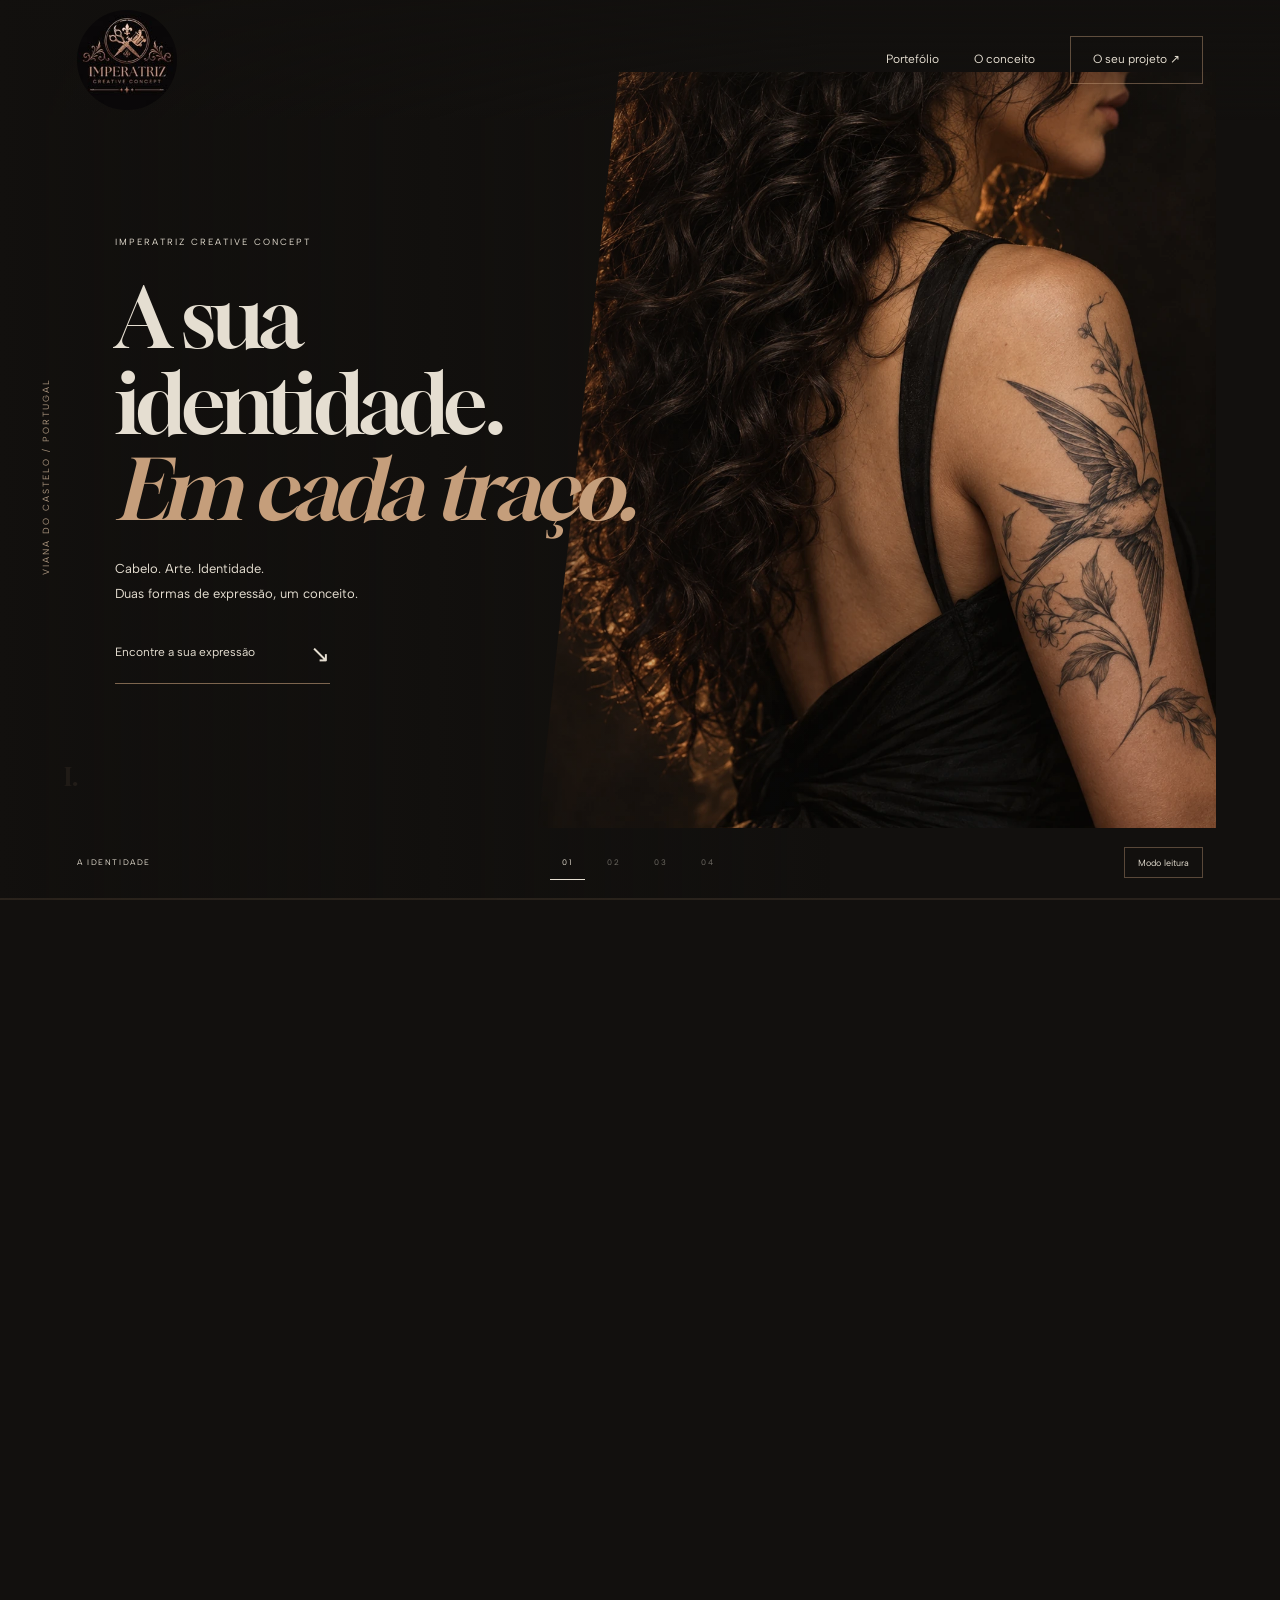
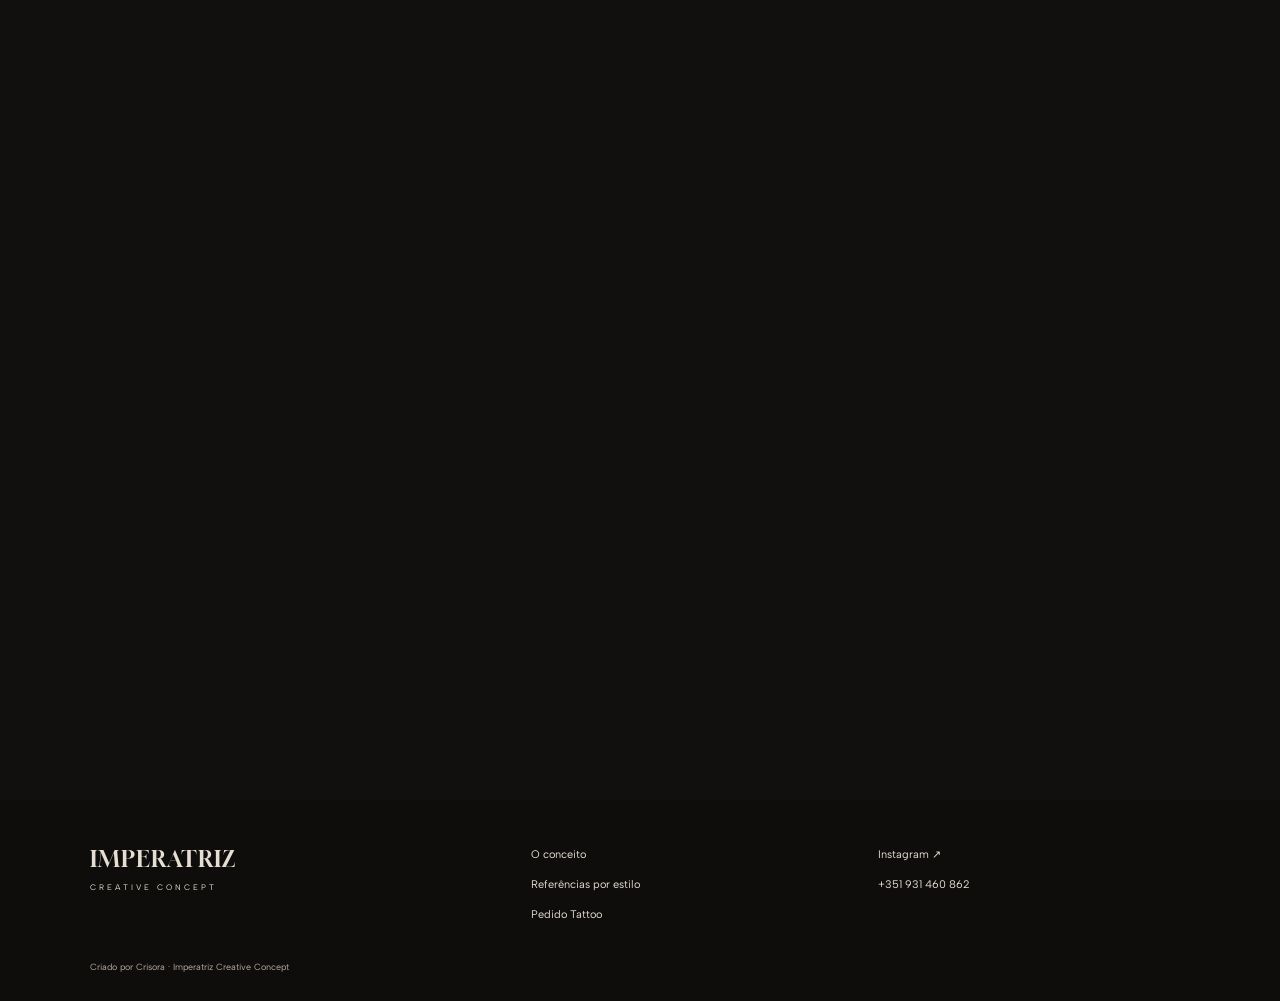
<file: index.html>
<!doctype html><html lang="pt-PT"><head><meta charset="utf-8"><meta name="viewport" content="width=device-width,initial-scale=1"><meta name="robots" content="noindex"><title>Imperatriz — Cabelo, Arte e Identidade</title><meta name="description" content="Imperatriz Creative Concept, Viana do Castelo. Tattoo, Hair e um primeiro contacto com a sua ideia já organizada."><link rel="stylesheet" href="style.css"></head><body><a class="skip" href="pedido.html">Saltar para o pedido</a><main><div class="film" id="film"><div class="stage"><header><a class="logo" href="#inicio" aria-label="Imperatriz — início"><img src="assets/instagram-logo.jpg" alt="Logo original Imperatriz Creative Concept"></a><nav aria-label="Principal"><a href="portfolio.html">Portefólio</a><a href="estudio.html">O conceito</a><a class="outline" href="pedido.html">O seu projeto ↗</a></nav></header><svg class="path-thread" viewBox="0 0 1400 900" preserveAspectRatio="none" aria-hidden="true"><path d="M90 890 C80 620 700 780 700 400 S1150 100 1350 20"/></svg><section class="scene opening" id="inicio" aria-labelledby="title"><div class="opening-image"><img src="assets/hero.webp" alt="Cabelo encaracolado e tatuagem de andorinha" fetchpriority="high"></div><span class="vertical-tag micro">VIANA DO CASTELO / PORTUGAL</span><div class="opening-copy"><p class="micro">IMPERATRIZ CREATIVE CONCEPT</p><h1 id="title">A sua<br>identidade.<br><em>Em cada traço.</em></h1><p>Cabelo. Arte. Identidade.<br>Duas formas de expressão, um conceito.</p><a class="text-link" href="#universos">Encontre a sua expressão <span>↘</span></a></div><span class="opening-index" aria-hidden="true">I.</span></section><section class="scene universes" id="universos" aria-labelledby="universes-title"><div class="universes-heading"><p class="micro">01 / DOIS UNIVERSOS</p><h2 id="universes-title">A expressão<br> é <em>sua.</em></h2></div><div class="portals"><article class="portal tattoo"><img src="assets/tattoo.webp" alt="Referência visual de tatuagem de uma andorinha no antebraço" loading="lazy"><div class="portal-overlay"></div><div class="portal-copy"><span class="micro">01 / TATTOO</span><h3>Na pele.</h3><p>Uma ideia, uma referência, um lugar no corpo.<br>Comece por dar contexto ao seu projeto.</p><a class="light-button" href="portfolio.html">Explorar estilos e referências ↗</a></div></article><article class="portal hair"><img src="assets/hair.webp" alt="Referência visual de cabelo encaracolado com luz quente" loading="lazy"><div class="portal-overlay"></div><div class="portal-copy"><span class="micro">02 / HAIR</span><h3>No movimento.</h3><p>Um corte, uma mudança ou uma dúvida.<br>Converse sobre o que imagina para o seu cabelo.</p><a class="light-button" href="https://wa.me/351931460862?text=Ol%C3%A1%2C%20Imperatriz!%20Gostaria%20de%20pedir%20informa%C3%A7%C3%B5es%20sobre%20Hair%20e%20disponibilidade." target="_blank" rel="noopener">Falar sobre o meu cabelo ↗</a></div></article></div><div class="portfolio-foot"><p>Explore linguagens, detalhes e possibilidades para a sua próxima peça.</p><a href="portfolio.html">Abrir o galeria de referências ↗</a></div></section><section class="scene concept" id="conceito" aria-labelledby="concept-title"><span class="concept-letter" aria-hidden="true">I</span><div class="concept-title"><p class="micro">02 / O CONCEITO</p><h2 id="concept-title">Não é só<br>o que se vê.<br><em>É o que o representa.</em></h2></div><div class="concept-copy"><p class="micro">CABELO, ARTE E IDENTIDADE.</p><p>É assim que o Imperatriz se apresenta. Em Viana do Castelo, o conceito reúne Hair Stylist e Tattoo Artist no mesmo universo criativo.</p><p>O seu ponto de partida pode ser uma imagem ou uma vontade de mudar. A conversa ajuda a perceber a ideia e a combinar os próximos passos.</p><a class="text-link" href="estudio.html">Conhecer o Imperatriz <span>↗</span></a><div class="concept-details"><p><span>ONDE</span>Viana do Castelo</p><p><span>COMO</span>Por agendamento</p></div></div></section><section class="scene finale" id="contacto" aria-labelledby="final-title"><p class="micro">03 / DA INTENÇÃO À CONVERSA</p><h2 id="final-title">Tudo começa<br>com uma<br><em>ideia sua.</em></h2><div class="final-side"><ol><li><span>01</span> Partilhe a ideia e a referência.</li><li><span>02</span> Indique zona e tamanho.</li><li><span>03</span> Converse sobre o orçamento.</li></ol><a class="solid" href="pedido.html">Preparar o meu pedido <span>↗</span></a><a class="direct" href="https://wa.me/351931460862" target="_blank" rel="noopener">Contacto direto · +351 931 460 862</a><p>O pedido não confirma uma sessão.<br>Disponibilidade e condições são combinadas com o estúdio.</p></div><span class="final-mark" aria-hidden="true">⚜</span></section><div class="controls"><span class="chapter">A IDENTIDADE</span><nav aria-label="Capítulos"><a href="#inicio" aria-label="Identidade">01</a><a href="#universos" aria-label="Universos">02</a><a href="#conceito" aria-label="Conceito">03</a><a href="#contacto" aria-label="Contacto">04</a></nav><button type="button" id="reading">Modo leitura</button></div><div class="progress" aria-hidden="true"><span></span></div></div></div></main><footer><a class="wordmark" href="index.html">IMPERATRIZ<small>CREATIVE CONCEPT</small></a><div><a href="estudio.html">O conceito</a><a href="portfolio.html">Referências por estilo</a><a href="pedido.html">Pedido Tattoo</a></div><div><a href="https://www.instagram.com/imperatriz.creativeconcept/" target="_blank" rel="noopener">Instagram ↗</a><a href="tel:+351931460862">+351 931 460 862</a></div><p>Criado por Crisora · Imperatriz Creative Concept</p></footer><script src="film.js"></script></body></html>
</file>
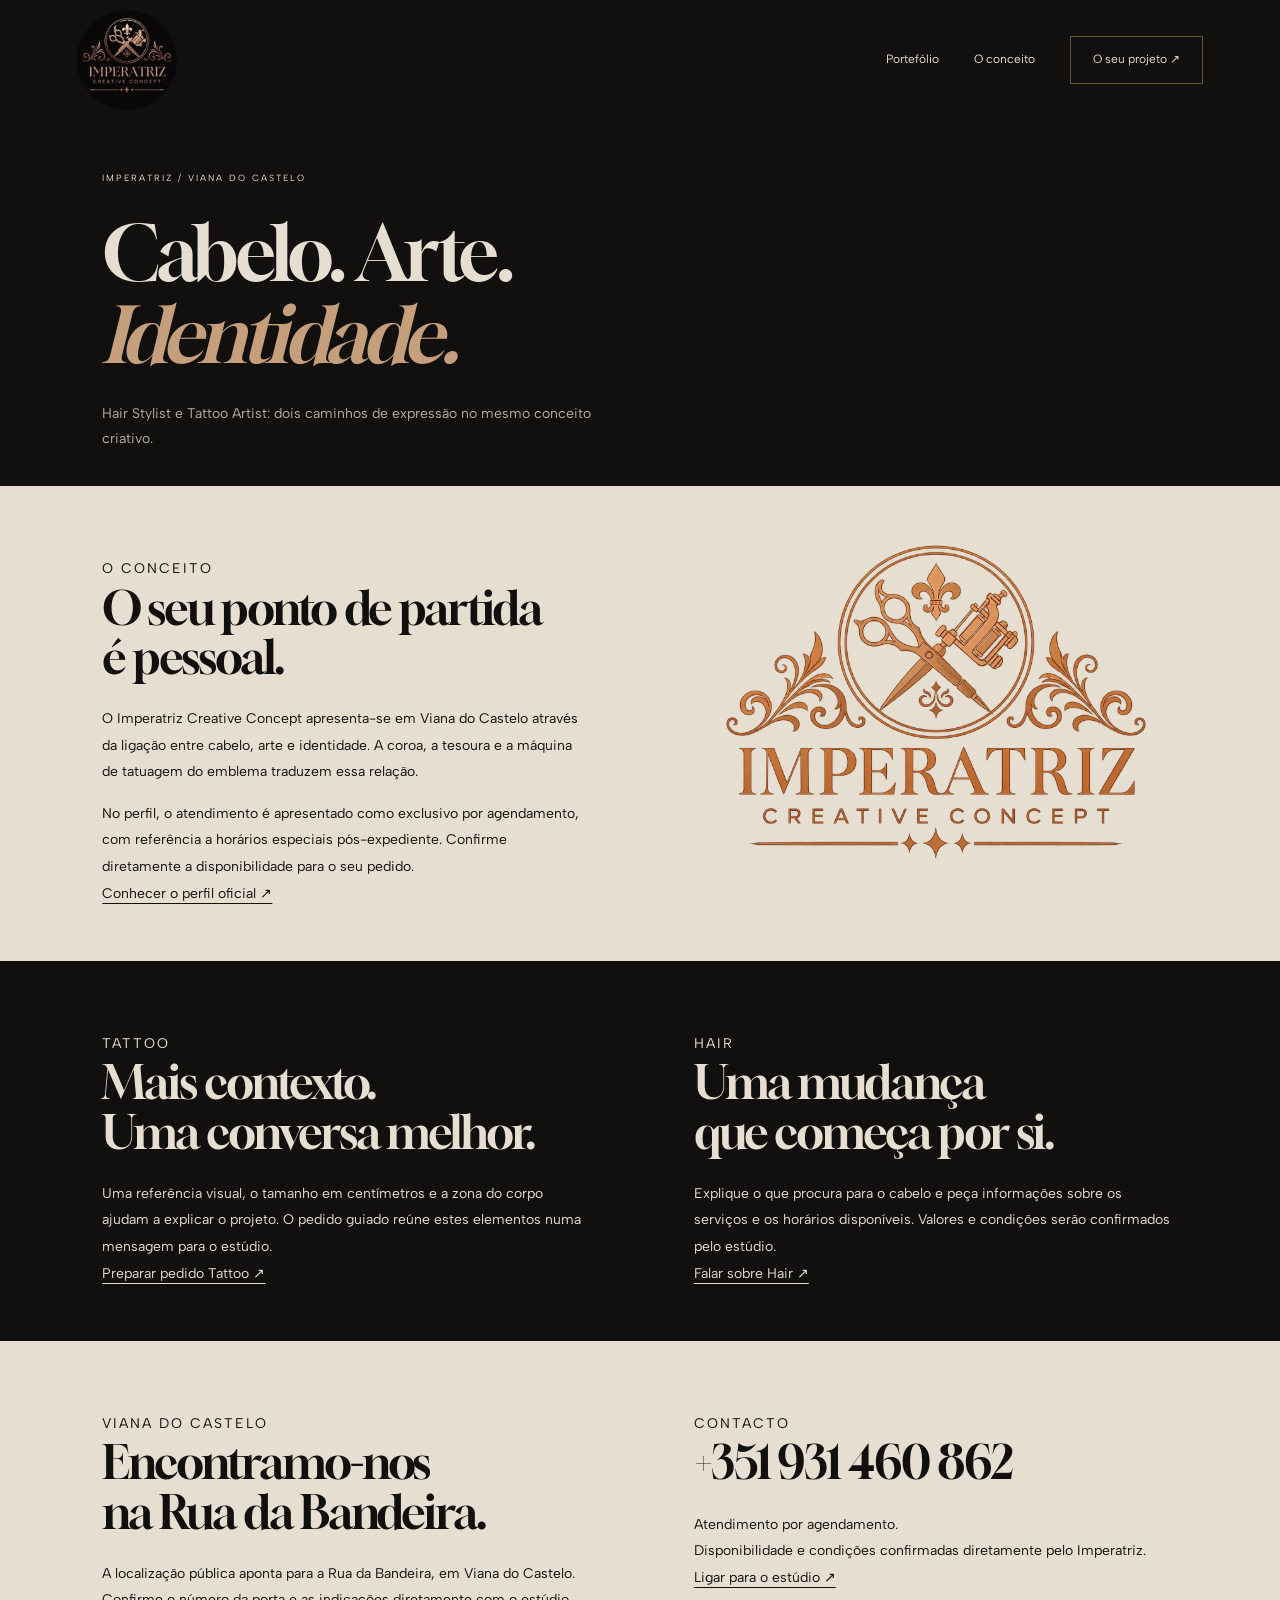
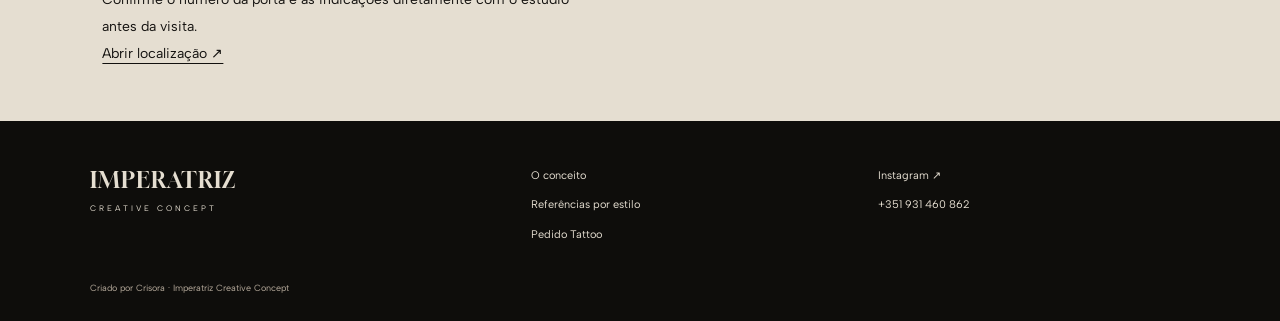
<file: estudio.html>
<!doctype html><html lang="pt-PT"><head><meta charset="utf-8"><meta name="viewport" content="width=device-width,initial-scale=1"><meta name="robots" content="noindex"><title>O conceito — Imperatriz</title><link rel="stylesheet" href="style.css"></head><body><header><a class="logo" href="index.html" aria-label="Imperatriz — início"><img src="assets/instagram-logo.jpg" alt="Logo original Imperatriz Creative Concept"></a><nav aria-label="Principal"><a href="portfolio.html">Portefólio</a><a href="estudio.html">O conceito</a><a class="outline" href="pedido.html">O seu projeto ↗</a></nav></header><main><div class="page-title"><p class="micro">IMPERATRIZ / VIANA DO CASTELO</p><h1>Cabelo. Arte.<br><em>Identidade.</em></h1><p>Hair Stylist e Tattoo Artist: dois caminhos de expressão no mesmo conceito criativo.</p></div><section class="editorial light"><div><p class="micro">O CONCEITO</p><h2>O seu ponto de partida<br>é pessoal.</h2><p>O Imperatriz Creative Concept apresenta-se em Viana do Castelo através da ligação entre cabelo, arte e identidade. A coroa, a tesoura e a máquina de tatuagem do emblema traduzem essa relação.</p><p>No perfil, o atendimento é apresentado como exclusivo por agendamento, com referência a horários especiais pós-expediente. Confirme diretamente a disponibilidade para o seu pedido.</p><a href="https://www.instagram.com/imperatriz.creativeconcept/" target="_blank" rel="noopener">Conhecer o perfil oficial ↗</a></div><div><img src="assets/logo.webp" alt="Emblema Imperatriz Creative Concept"></div></section><section class="editorial"><div><p class="micro">TATTOO</p><h2>Mais contexto.<br>Uma conversa melhor.</h2><p>Uma referência visual, o tamanho em centímetros e a zona do corpo ajudam a explicar o projeto. O pedido guiado reúne estes elementos numa mensagem para o estúdio.</p><a href="pedido.html">Preparar pedido Tattoo ↗</a></div><div><p class="micro">HAIR</p><h2>Uma mudança<br>que começa por si.</h2><p>Explique o que procura para o cabelo e peça informações sobre os serviços e os horários disponíveis. Valores e condições serão confirmados pelo estúdio.</p><a href="https://wa.me/351931460862?text=Ol%C3%A1%2C%20Imperatriz!%20Gostaria%20de%20falar%20sobre%20Hair%20e%20disponibilidade." target="_blank" rel="noopener">Falar sobre Hair ↗</a></div></section><section class="editorial light"><div><p class="micro">VIANA DO CASTELO</p><h2>Encontramo-nos<br>na Rua da Bandeira.</h2><p>A localização pública aponta para a Rua da Bandeira, em Viana do Castelo. Confirme o número da porta e as indicações diretamente com o estúdio antes da visita.</p><a href="https://www.google.com/maps/search/?api=1&query=Imperatriz%20Creative%20Concept%20Viana%20do%20Castelo" target="_blank" rel="noopener">Abrir localização ↗</a></div><div><p class="micro">CONTACTO</p><h2>+351 931 460 862</h2><p>Atendimento por agendamento.<br>Disponibilidade e condições confirmadas diretamente pelo Imperatriz.</p><a href="tel:+351931460862">Ligar para o estúdio ↗</a></div></section></main><footer><a class="wordmark" href="index.html">IMPERATRIZ<small>CREATIVE CONCEPT</small></a><div><a href="estudio.html">O conceito</a><a href="portfolio.html">Referências por estilo</a><a href="pedido.html">Pedido Tattoo</a></div><div><a href="https://www.instagram.com/imperatriz.creativeconcept/" target="_blank" rel="noopener">Instagram ↗</a><a href="tel:+351931460862">+351 931 460 862</a></div><p>Criado por Crisora · Imperatriz Creative Concept</p></footer></body></html>
</file>
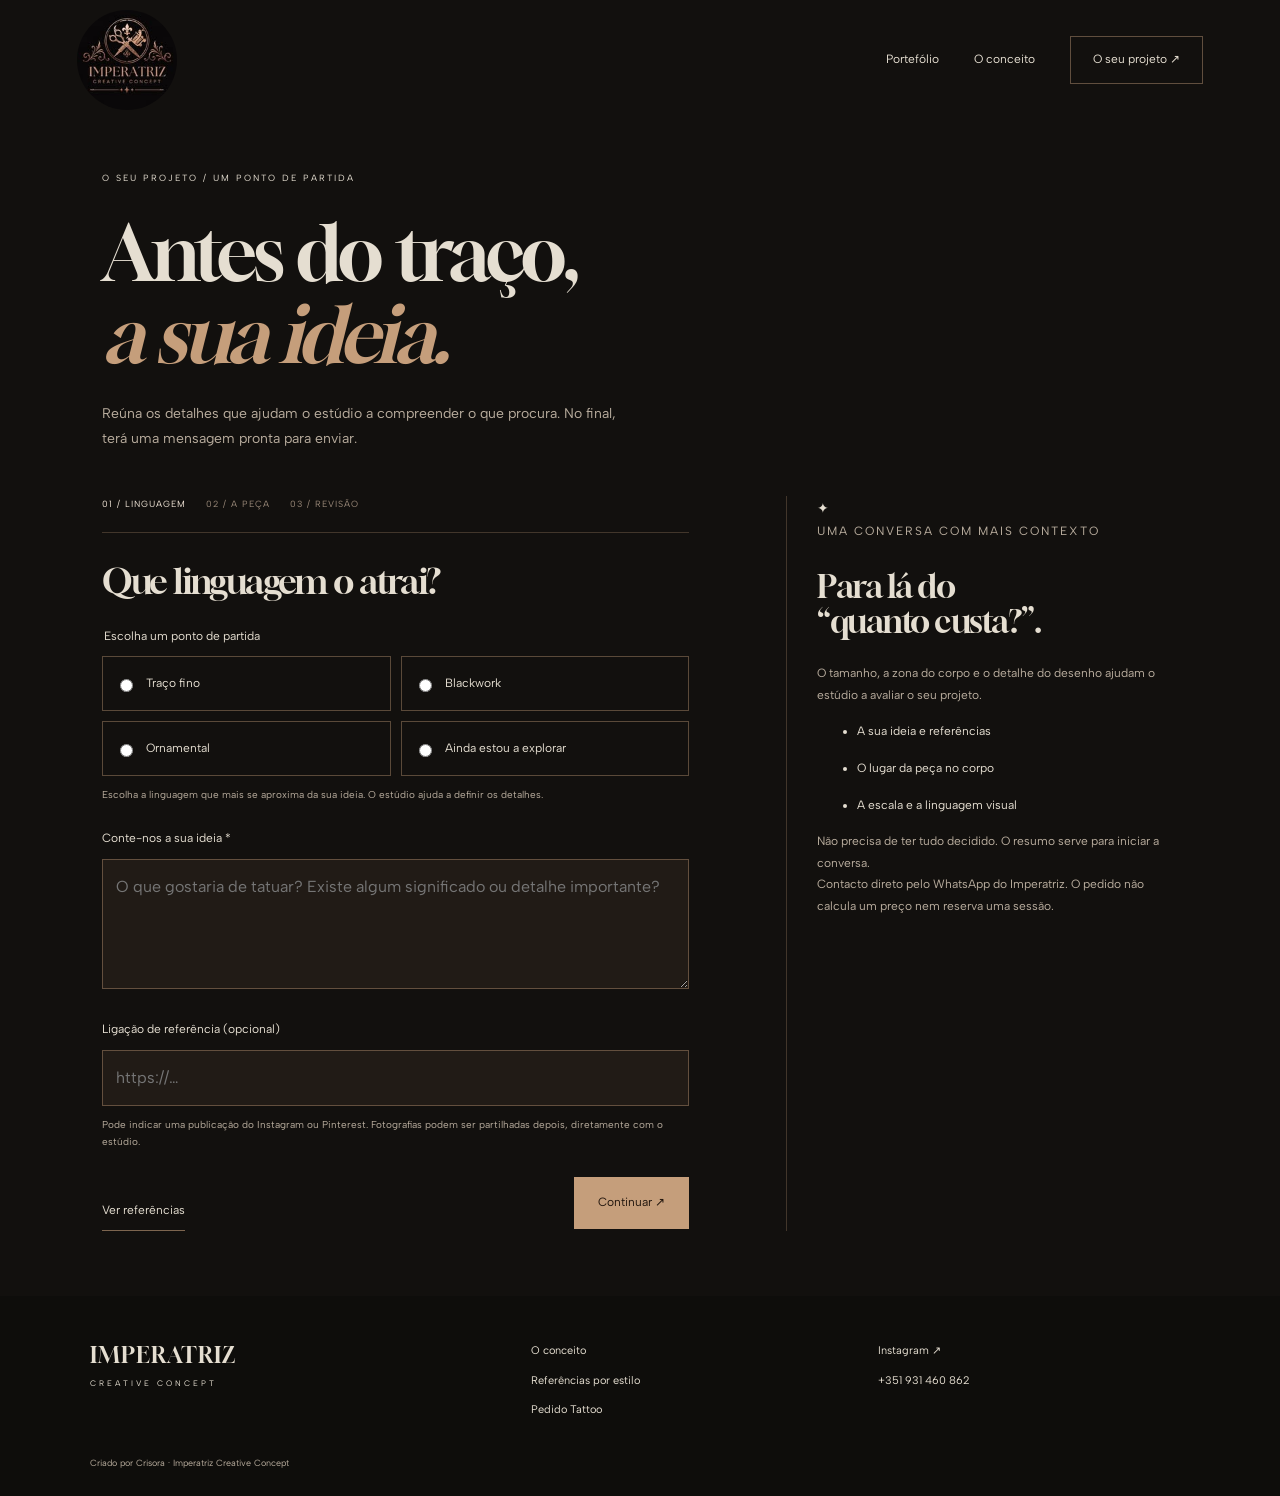
<file: pedido.html>
<!doctype html><html lang="pt-PT"><head><meta charset="utf-8"><meta name="viewport" content="width=device-width,initial-scale=1"><meta name="robots" content="noindex"><title>O seu projeto — Imperatriz</title><link rel="stylesheet" href="style.css"></head><body><a class="skip" href="#pedido">Saltar para o pedido</a><header><a class="logo" href="index.html" aria-label="Imperatriz — início"><img src="assets/instagram-logo.jpg" alt="Logo original Imperatriz Creative Concept"></a><nav aria-label="Principal"><a href="portfolio.html">Portefólio</a><a href="estudio.html">O conceito</a><a class="outline" href="pedido.html">O seu projeto ↗</a></nav></header><main><div class="page-title"><p class="micro">O SEU PROJETO / UM PONTO DE PARTIDA</p><h1>Antes do traço,<br><em>a sua ideia.</em></h1><p>Reúna os detalhes que ajudam o estúdio a compreender o que procura. No final, terá uma mensagem pronta para enviar.</p></div><div class="request-layout" id="pedido"><form class="brief-form" id="brief-form"><noscript><p class="hint">Ative o JavaScript para preparar o resumo ou envie a sua ideia, zona do corpo e tamanho pelo <a href="https://wa.me/351931460862">WhatsApp do estúdio</a>.</p></noscript><div class="steps" aria-label="Progresso do pedido"><span class="active" aria-current="step">01 / LINGUAGEM</span><span>02 / A PEÇA</span><span>03 / REVISÃO</span></div><section data-step="0"><h2>Que linguagem o atrai?</h2><fieldset><legend>Escolha um ponto de partida</legend><div class="choices"><label><input type="radio" name="style" value="Traço fino" required>Traço fino</label><label><input type="radio" name="style" value="Blackwork">Blackwork</label><label><input type="radio" name="style" value="Ornamental">Ornamental</label><label><input type="radio" name="style" value="A definir com o estúdio">Ainda estou a explorar</label></div><p class="hint">Escolha a linguagem que mais se aproxima da sua ideia. O estúdio ajuda a definir os detalhes.</p></fieldset><div class="field"><label for="idea">Conte-nos a sua ideia *</label><textarea id="idea" name="idea" required maxlength="1500" placeholder="O que gostaria de tatuar? Existe algum significado ou detalhe importante?"></textarea></div><div class="field"><label for="reference">Ligação de referência (opcional)</label><input id="reference" name="reference" type="url" placeholder="https://…"><p class="hint">Pode indicar uma publicação do Instagram ou Pinterest. Fotografias podem ser partilhadas depois, diretamente com o estúdio.</p></div><div class="form-controls"><a class="text-link" href="portfolio.html">Ver referências</a><button type="button" class="solid-button" data-next>Continuar ↗</button></div></section><section data-step="1" hidden><h2>Onde imagina a peça?</h2><div class="fields-two"><div class="field"><label for="placement">Zona do corpo *</label><select id="placement" name="placement" required><option value="">Selecione</option><option>Antebraço</option><option>Braço / ombro</option><option>Costas</option><option>Peito / costelas</option><option>Perna / gémeo</option><option>Tornozelo</option><option>Outra zona</option><option>A decidir</option></select></div><div class="field"><label for="size">Tamanho aproximado (cm) *</label><input type="number" min="1" max="100" step="0.5" id="size" name="size" required placeholder="Ex.: 12"><p class="hint">Use a maior dimensão do desenho.</p></div></div><fieldset><legend>Prefere…</legend><div class="choices"><label><input type="radio" name="colour" value="Preto e cinza" checked>Preto e cinza</label><label><input type="radio" name="colour" value="Com cor">Com cor</label><label><input type="radio" name="colour" value="A definir">A definir</label></div></fieldset><div class="field"><label for="existing">É uma peça nova ou uma intervenção?</label><select id="existing" name="existing"><option>Peça nova</option><option>Continuação de uma tatuagem</option><option>Gostaria de avaliar uma cobertura</option></select><p class="hint">Continuações e coberturas dependem de avaliação pelo estúdio.</p></div><div class="field"><label for="name">Como se chama? (opcional)</label><input id="name" name="name" autocomplete="given-name" maxlength="80"></div><div class="field"><label for="availability">Disponibilidade ou observações (opcional)</label><input id="availability" name="availability" maxlength="250" placeholder="Ex.: dias de semana à tarde"></div><div class="form-controls"><button type="button" class="back-button" data-back>← Voltar</button><button type="button" class="solid-button" data-next>Rever o pedido ↗</button></div></section><section data-step="2" hidden><h2>O seu projeto, em palavras.</h2><p class="hint">Confira os detalhes. Pode voltar atrás para alterar qualquer informação.</p><pre class="summary-text" id="summary" tabindex="0"></pre><div class="review-actions"><button type="button" class="solid-button" id="copy-brief">Copiar pedido</button><a href="https://wa.me/351931460862" target="_blank" rel="noopener" id="open-whatsapp">Abrir WhatsApp ↗</a></div><p role="status" class="form-status" id="copy-status"></p><p class="request-note">Abra o WhatsApp com o texto preenchido ou copie a mensagem. Reveja e envie quando quiser. Nada é enviado automaticamente. O pedido não confirma uma marcação nem um valor.</p><button type="button" class="back-button" data-back>← Ajustar os detalhes</button></section></form><aside class="request-aside"><span class="star" aria-hidden="true">✦</span><p class="micro">UMA CONVERSA COM MAIS CONTEXTO</p><h3>Para lá do<br>“quanto custa?”.</h3><p>O tamanho, a zona do corpo e o detalhe do desenho ajudam o estúdio a avaliar o seu projeto.</p><ul><li>A sua ideia e referências</li><li>O lugar da peça no corpo</li><li>A escala e a linguagem visual</li></ul><p>Não precisa de ter tudo decidido. O resumo serve para iniciar a conversa.</p><p class="demo-label">Contacto direto pelo WhatsApp do Imperatriz. O pedido não calcula um preço nem reserva uma sessão.</p></aside></div></main><footer><a class="wordmark" href="index.html">IMPERATRIZ<small>CREATIVE CONCEPT</small></a><div><a href="estudio.html">O conceito</a><a href="portfolio.html">Referências por estilo</a><a href="pedido.html">Pedido Tattoo</a></div><div><a href="https://www.instagram.com/imperatriz.creativeconcept/" target="_blank" rel="noopener">Instagram ↗</a><a href="tel:+351931460862">+351 931 460 862</a></div><p>Criado por Crisora · Imperatriz Creative Concept</p></footer><script src="pedido.js"></script></body></html>
</file>
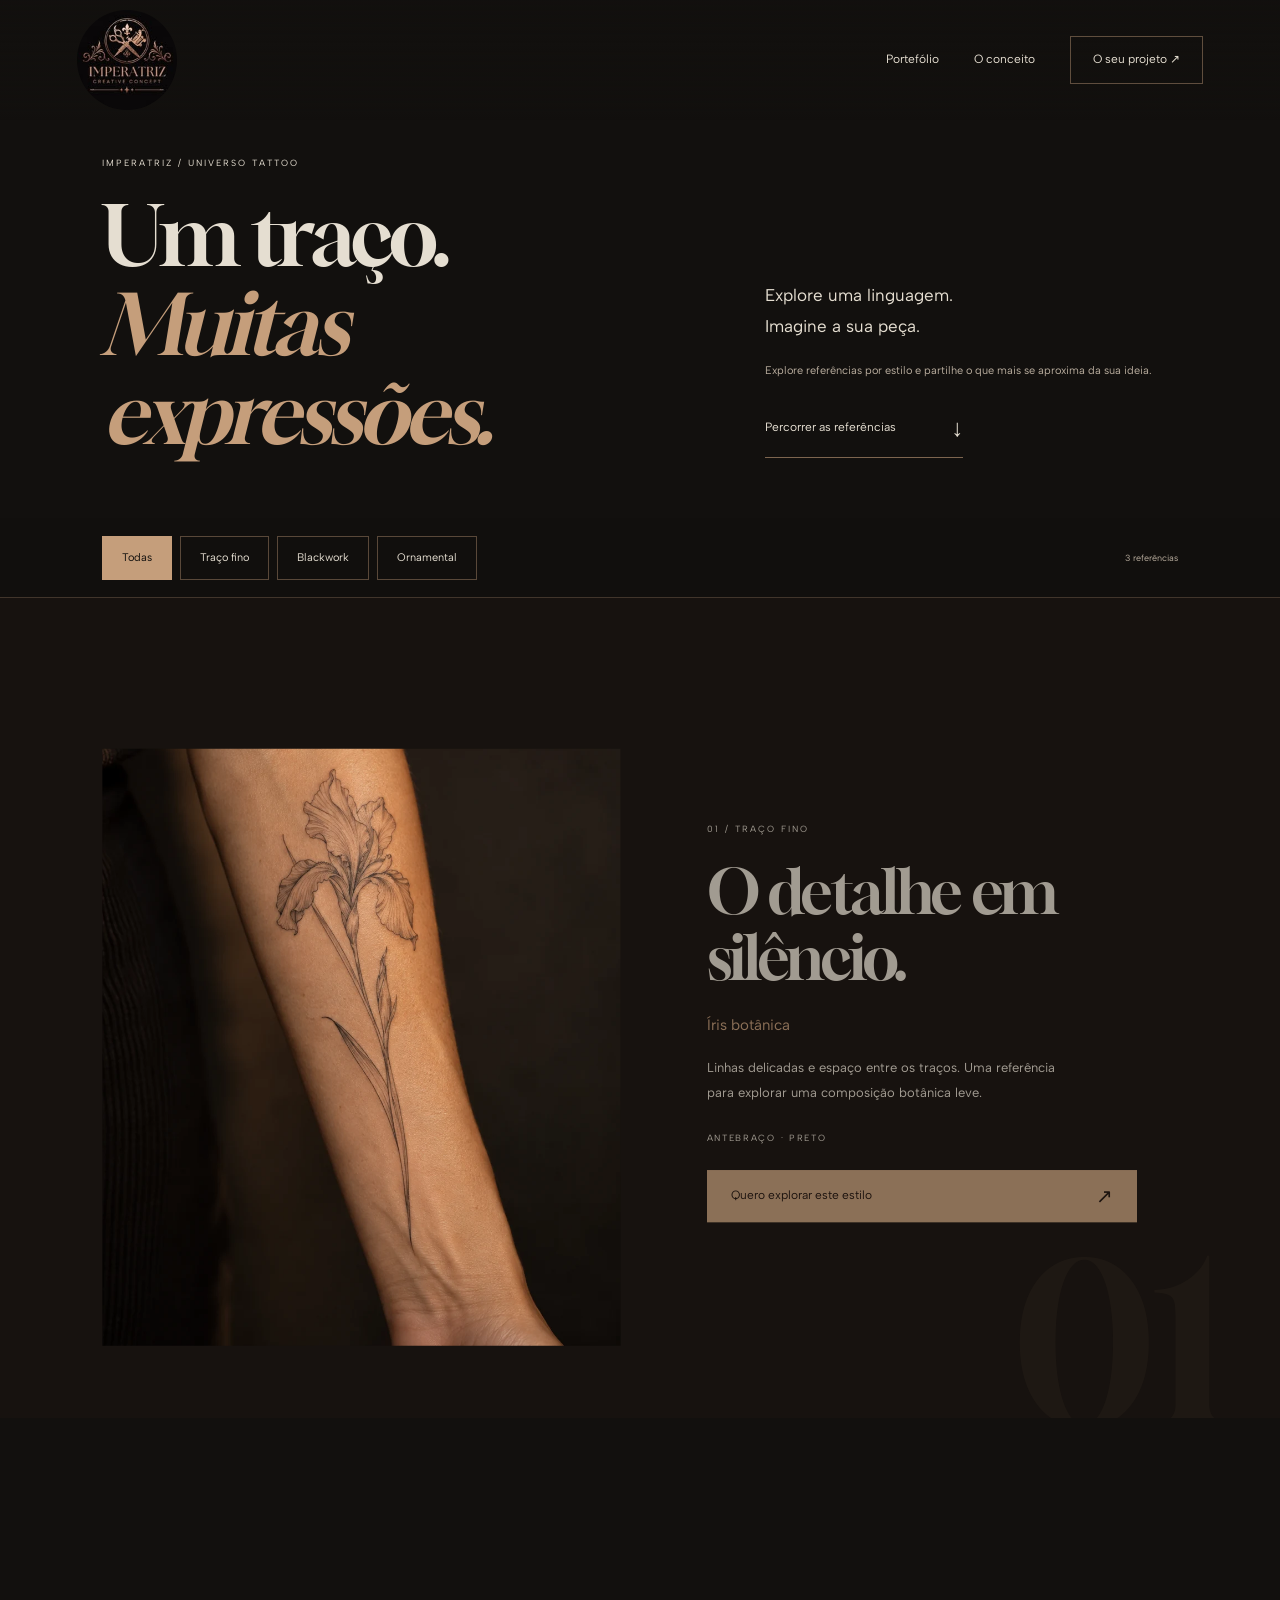
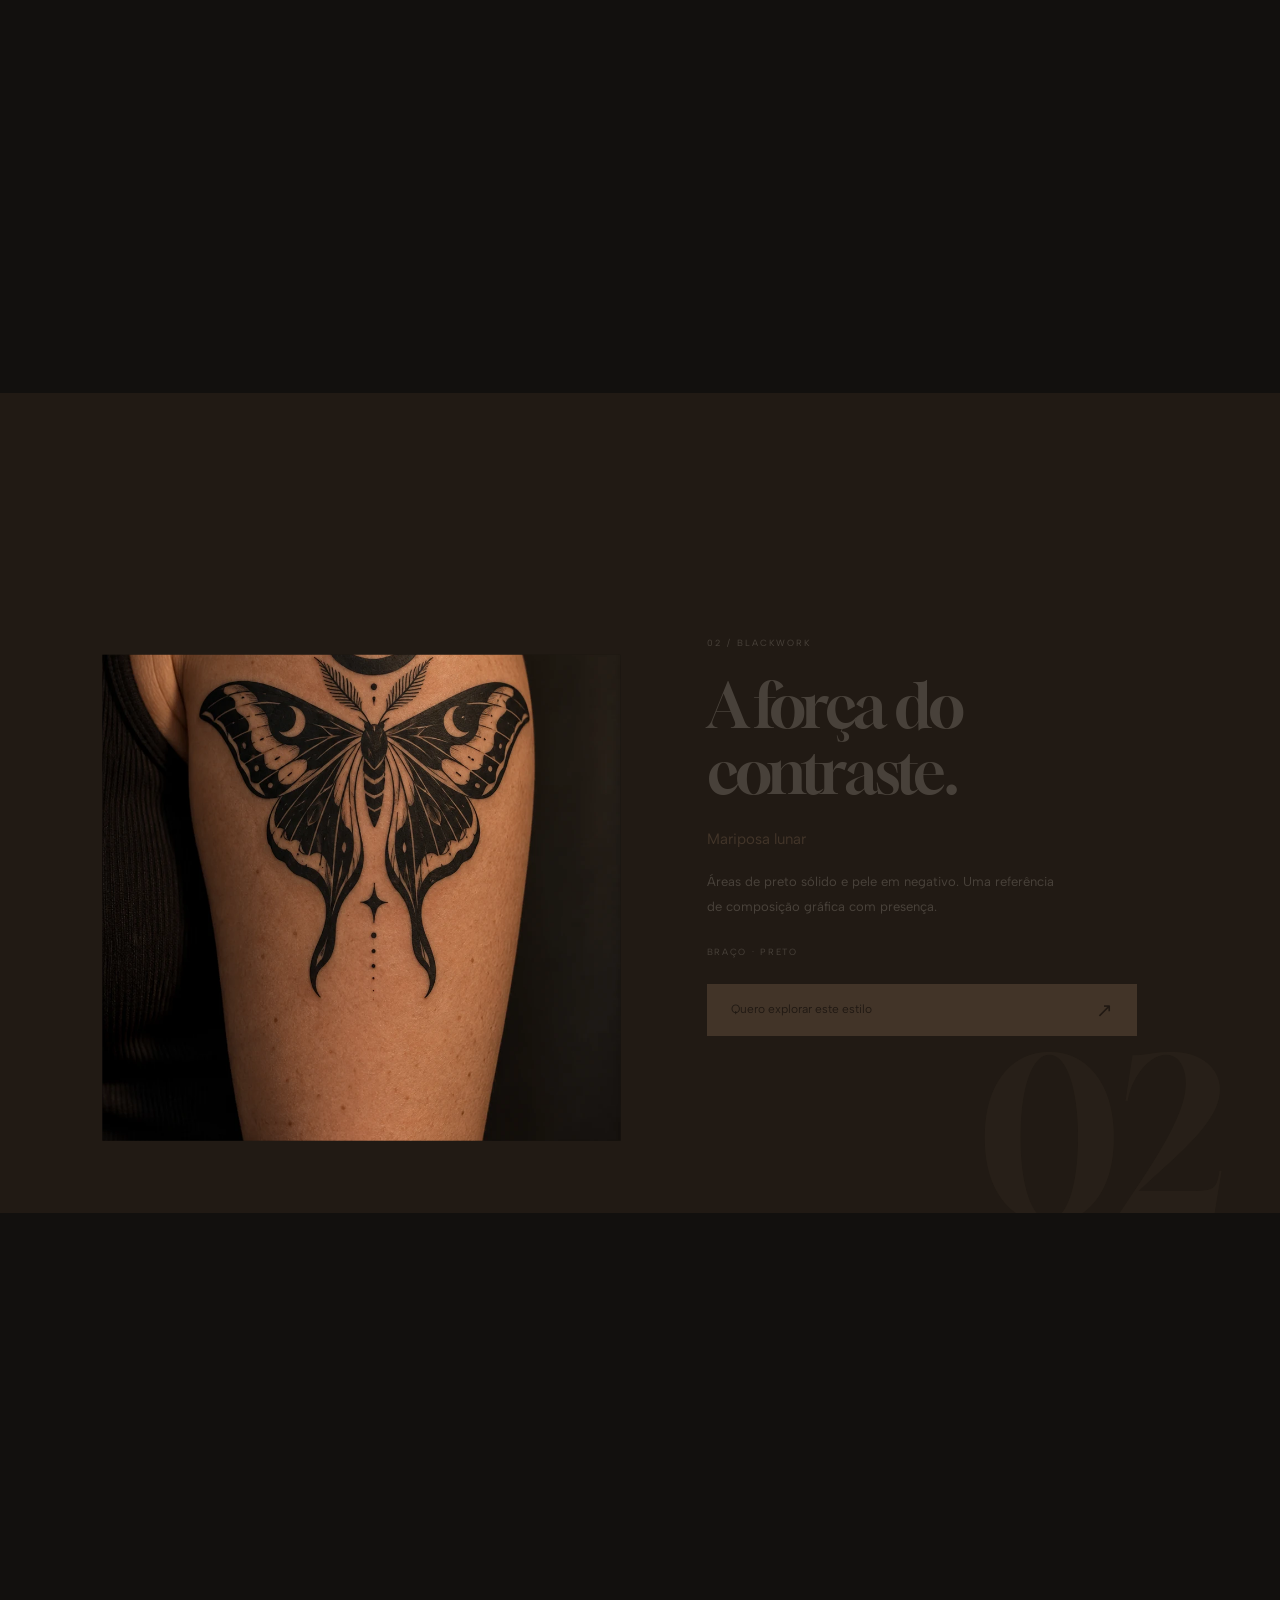
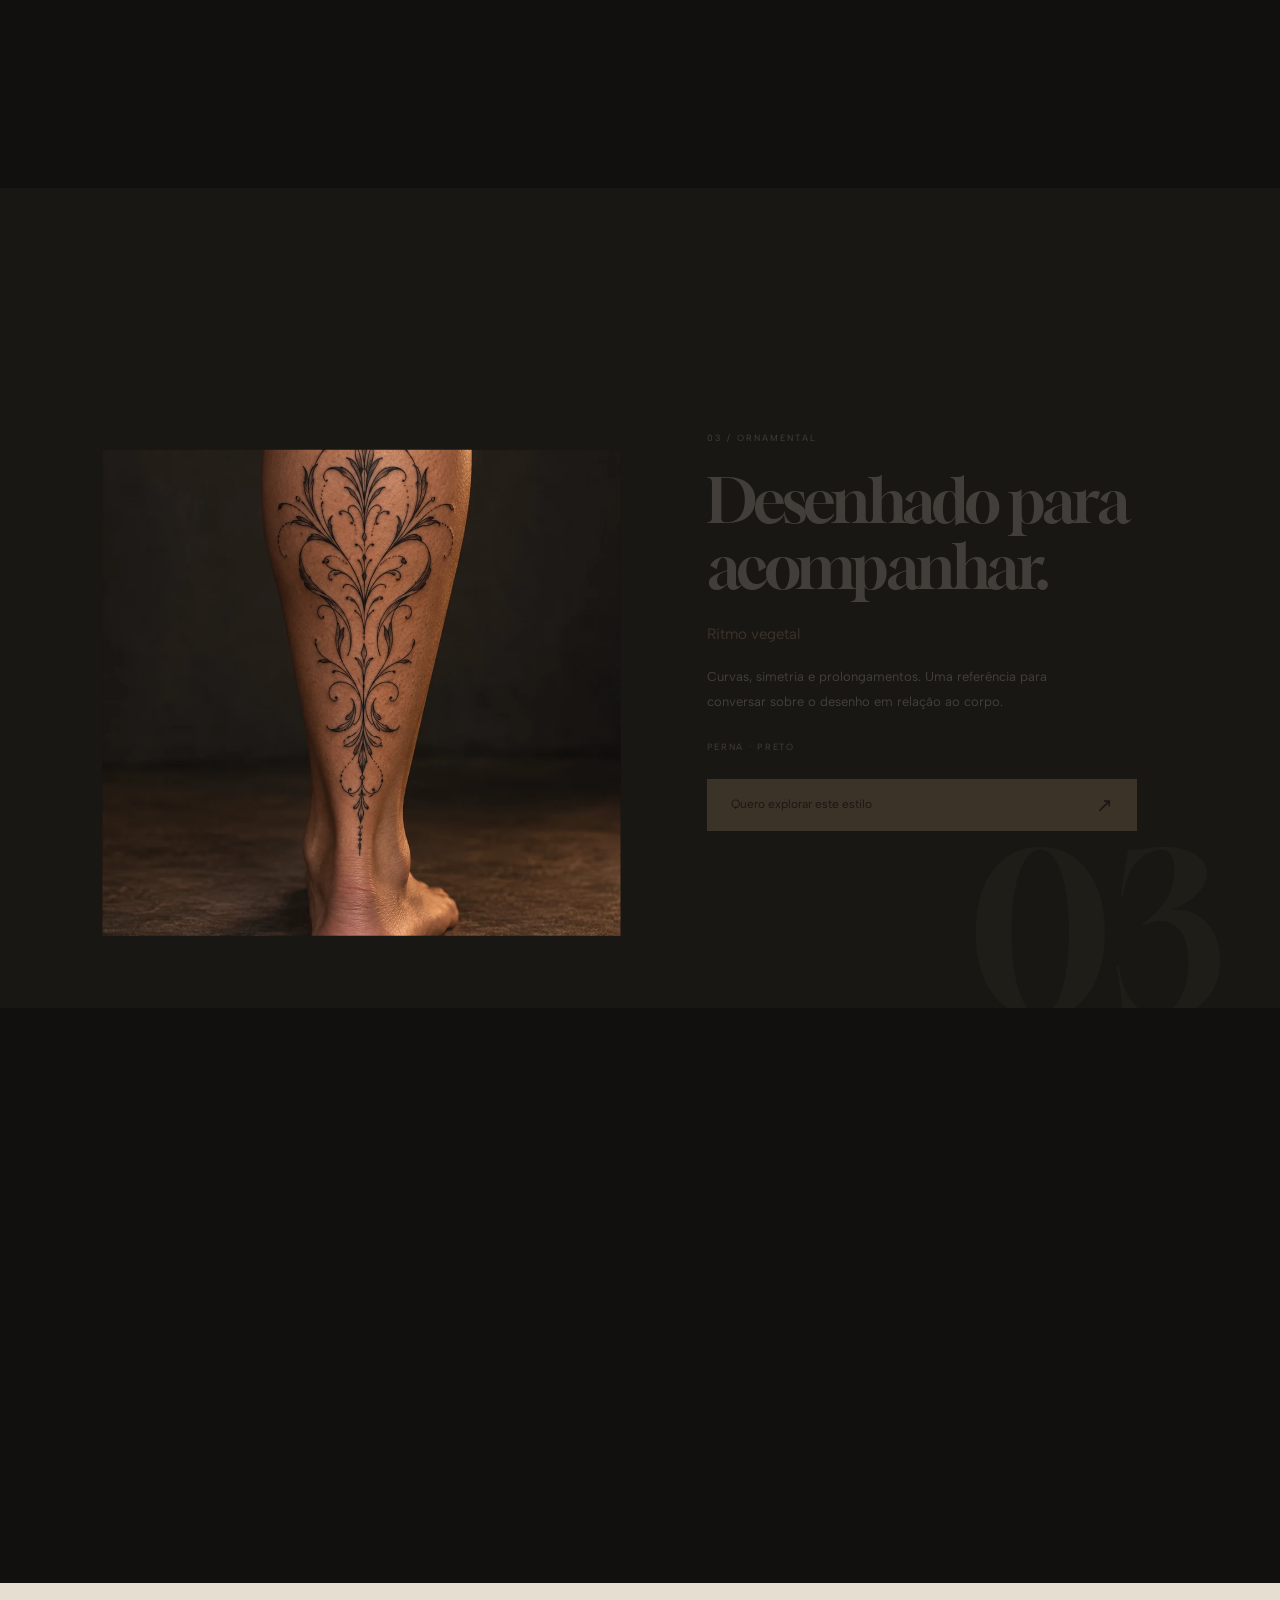
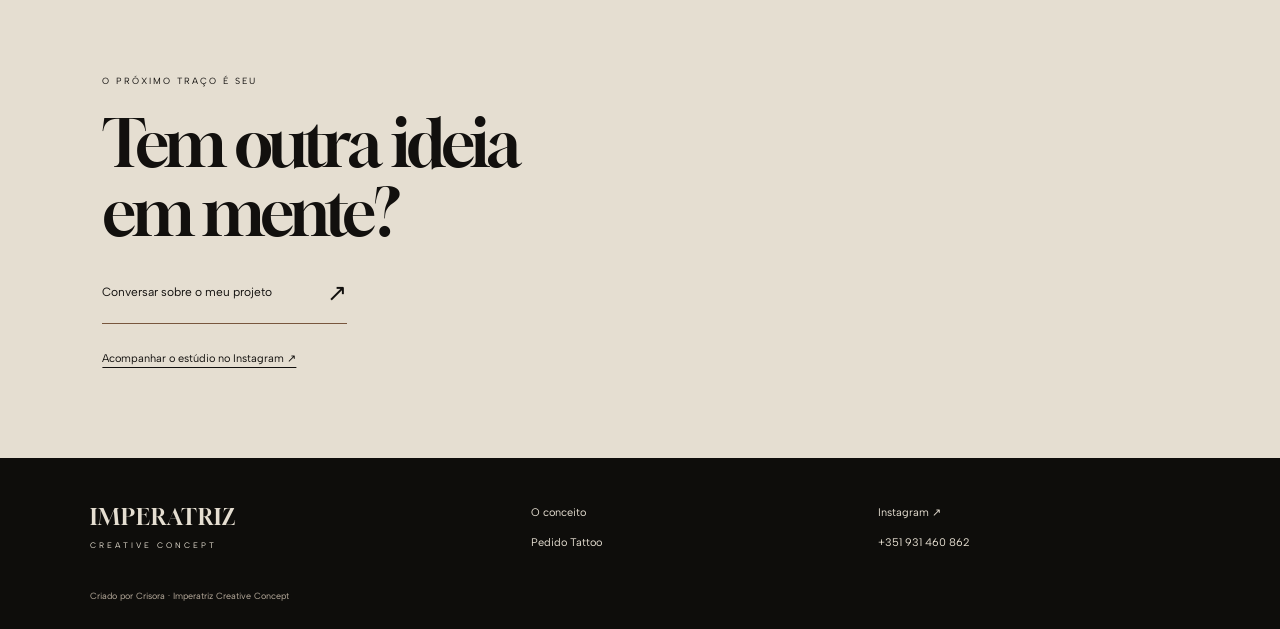
<file: portfolio.html>
<!doctype html><html lang="pt-PT"><head><meta charset="utf-8"><meta name="viewport" content="width=device-width,initial-scale=1"><meta name="robots" content="noindex"><title>Referências por estilo — Imperatriz</title><link rel="stylesheet" href="style.css"><link rel="stylesheet" href="portfolio.css"></head><body class="portfolio-page"><a class="skip" href="#collection">Saltar para as referências</a><header><a class="logo" href="index.html" aria-label="Imperatriz — início"><img src="assets/instagram-logo.jpg" alt="Logo original Imperatriz Creative Concept"></a><nav aria-label="Principal"><a href="portfolio.html" aria-current="page">Portefólio</a><a href="estudio.html">O conceito</a><a class="outline" href="pedido.html">O seu projeto ↗</a></nav></header><main><div class="portfolio-intro"><p class="micro">IMPERATRIZ / UNIVERSO TATTOO</p><h1>Um traço.<br><em>Muitas expressões.</em></h1><div><p>Explore uma linguagem.<br>Imagine a sua peça.</p><p class="intro-note">Explore referências por estilo e partilhe o que mais se aproxima da sua ideia.</p><a class="text-link" href="#collection">Percorrer as referências <span>↓</span></a></div></div><div class="portfolio-tools"><div role="group" aria-label="Filtrar referências por estilo"><button type="button" data-filter="all" aria-pressed="true">Todas</button><button type="button" data-filter="fine" aria-pressed="false">Traço fino</button><button type="button" data-filter="black" aria-pressed="false">Blackwork</button><button type="button" data-filter="ornament" aria-pressed="false">Ornamental</button></div><p id="filter-status" role="status" aria-live="polite">3 referências</p></div><div id="collection"><section class="portfolio-chapter" data-style="fine" aria-labelledby="work-fine"><div class="portfolio-stage"><div class="work-visual"><img src="assets/portfolio-fine.webp" alt="Referência visual de uma íris em traço fino num antebraço" fetchpriority="high" width="1000" height="1250"></div><div class="work-copy"><p class="micro">01 / TRAÇO FINO</p><h2 id="work-fine">O detalhe em silêncio.</h2><p class="work-name">Íris botânica</p><p class="work-description">Linhas delicadas e espaço entre os traços. Uma referência para explorar uma composição botânica leve.</p><p class="work-zone">Antebraço · preto</p><a class="solid" href="pedido.html?estilo=Tra%C3%A7o+fino&referencia=%C3%8Dris+bot%C3%A2nica">Quero explorar este estilo <span>↗</span></a></div><span class="work-number" aria-hidden="true">01</span></div></section><section class="portfolio-chapter" data-style="black" aria-labelledby="work-black"><div class="portfolio-stage"><div class="work-visual"><img src="assets/portfolio-black.webp" alt="Referência visual de mariposa em blackwork num braço" loading="lazy" width="1000" height="1250"></div><div class="work-copy"><p class="micro">02 / BLACKWORK</p><h2 id="work-black">A força do contraste.</h2><p class="work-name">Mariposa lunar</p><p class="work-description">Áreas de preto sólido e pele em negativo. Uma referência de composição gráfica com presença.</p><p class="work-zone">Braço · preto</p><a class="solid" href="pedido.html?estilo=Blackwork&referencia=Mariposa+lunar">Quero explorar este estilo <span>↗</span></a></div><span class="work-number" aria-hidden="true">02</span></div></section><section class="portfolio-chapter" data-style="ornament" aria-labelledby="work-ornament"><div class="portfolio-stage"><div class="work-visual"><img src="assets/portfolio-ornament.webp" alt="Referência visual de arabescos ornamentais numa perna" loading="lazy" width="1000" height="1250"></div><div class="work-copy"><p class="micro">03 / ORNAMENTAL</p><h2 id="work-ornament">Desenhado para acompanhar.</h2><p class="work-name">Ritmo vegetal</p><p class="work-description">Curvas, simetria e prolongamentos. Uma referência para conversar sobre o desenho em relação ao corpo.</p><p class="work-zone">Perna · preto</p><a class="solid" href="pedido.html?estilo=Ornamental&referencia=Ritmo+vegetal">Quero explorar este estilo <span>↗</span></a></div><span class="work-number" aria-hidden="true">03</span></div></section></div><div class="portfolio-end"><p class="micro">O PRÓXIMO TRAÇO É SEU</p><h2>Tem outra ideia<br>em mente?</h2><a class="text-link" href="pedido.html">Conversar sobre o meu projeto <span>↗</span></a><a class="portfolio-real" href="https://www.instagram.com/imperatriz.creativeconcept/" target="_blank" rel="noopener">Acompanhar o estúdio no Instagram ↗</a></div></main><footer><a class="wordmark" href="index.html">IMPERATRIZ<small>CREATIVE CONCEPT</small></a><div><a href="estudio.html">O conceito</a><a href="pedido.html">Pedido Tattoo</a></div><div><a href="https://www.instagram.com/imperatriz.creativeconcept/" target="_blank" rel="noopener">Instagram ↗</a><a href="tel:+351931460862">+351 931 460 862</a></div><p>Criado por Crisora · Imperatriz Creative Concept</p></footer><script src="portfolio.js"></script></body></html>
</file>
<file: style.css>
@font-face{font-family:Gloock;src:url('assets/Gloock.ttf');font-display:swap}@font-face{font-family:Albert;src:url('assets/AlbertSans.ttf');font-weight:100 900;font-display:swap}:root{--ink:#12100e;--paper:#e5ded1;--bronze:#c59e7b;--muted:#b9ad9e}*{box-sizing:border-box}body{margin:0;color:var(--paper);background:var(--ink);font:14px/1.8 Albert,Arial,sans-serif}a{color:inherit;text-decoration:none}img{display:block;max-width:100%}button,input,select,textarea{font:inherit}button{cursor:pointer}h1,h2,h3,p{margin:0}h1,h2,h3{font-family:Gloock,Georgia,serif;font-weight:400;line-height:1.07;letter-spacing:-.045em}em{font-weight:400;color:var(--bronze)}a:focus-visible,button:focus-visible,input:focus-visible,select:focus-visible,textarea:focus-visible{outline:2px solid var(--bronze);outline-offset:5px}.skip{position:fixed;top:-100px;left:20px;padding:12px;background:var(--paper);color:var(--ink);z-index:80}.skip:focus{top:10px}.micro{font-size:9px;letter-spacing:2px;line-height:1.8}header{height:120px;position:relative;z-index:20;display:flex;justify-content:space-between;align-items:center;padding:12px 6%;background:linear-gradient(#12100ec9,transparent)}.logo{height:100px;width:100px}.logo img{height:100%;width:100%;object-fit:contain;border-radius:50%}header nav{display:flex;gap:35px;align-items:center;font-size:12px}.outline{border:1px solid #c59e7b70;padding:12px 22px}.scene{min-height:850px;position:relative;overflow:hidden}.opening-image{position:absolute;inset:8% 5% 8% 42%;overflow:hidden;clip-path:polygon(12% 0,100% 0,100% 100%,0 100%)}.opening-image img{height:100%;width:100%;object-fit:cover;object-position:50% 38%}.opening:after{content:'';position:absolute;inset:0;pointer-events:none;background:linear-gradient(90deg,#12100e 0%,#12100e70 38%,transparent 65%)}.opening-copy{position:absolute;left:9%;top:26%;z-index:2}.opening-copy h1{font-size:clamp(62px,6.5vw,103px);line-height:1.03;margin:25px 0}.opening-copy>p:not(.micro){font-size:13px;line-height:1.9}.text-link{display:inline-flex;gap:55px;align-items:center;border-bottom:1px solid #c59e7b99;padding-bottom:8px;margin-top:25px;font-size:12px}.text-link span{font-size:24px}.opening-index{position:absolute;left:5%;bottom:12%;font:25px Gloock;color:var(--bronze)}.vertical-tag{position:absolute;left:3%;top:42%;writing-mode:vertical-rl;transform:rotate(180deg);color:#ac967f;z-index:2}.image-note{position:absolute;right:6%;bottom:10%;font-size:8px;z-index:2}.path-thread{display:none;pointer-events:none}.universes{background:#1e1813;padding:150px 8% 110px}.universes-heading{position:relative;z-index:1}.universes-heading h2{font-size:65px;margin-top:20px}.portals{position:absolute;left:38%;right:6%;top:20%;bottom:19%;display:flex;gap:20px}.portal{position:relative;overflow:hidden;flex:1;min-width:0;transition:flex .7s}.portal:hover,.portal:focus-within{flex:1.25}.portal img{height:100%;width:100%;object-fit:cover;object-position:center;transition:scale .8s}.portal:hover img{scale:1.04}.portal-overlay{position:absolute;inset:0;background:linear-gradient(0deg,#080706ed,transparent 75%)}.portal-copy{position:absolute;left:9%;right:9%;bottom:8%}.portal h3{font-size:40px;line-height:1.12;margin:15px 0}.portal p{font-size:11px;line-height:1.8}.light-button{font-size:10px;display:table;border-bottom:1px solid #c59e7b;margin-top:20px;padding-bottom:5px}.portfolio-foot{position:absolute;bottom:12%;left:8%;right:6%;display:flex;gap:30px;justify-content:space-between;font-size:9px;color:var(--muted)}.portfolio-foot p{max-width:500px}.portfolio-foot a{border-bottom:1px solid #8d7864}.concept{display:grid;grid-template-columns:1.1fr 1fr;gap:8%;align-items:center;padding:130px 9% 110px;background:var(--paper);color:var(--ink)}.concept-title,.concept-copy{position:relative;z-index:1}.concept-title h2{font-size:clamp(50px,5.3vw,80px);margin:25px 0}.concept em{color:#78563d}.concept-copy>p:not(.micro){font-size:14px;line-height:1.9;margin-top:20px;max-width:440px}.concept-copy .text-link{border-color:#78563d}.concept-details{display:flex;gap:50px;margin-top:35px;font-size:11px}.concept-details span{display:block;font-size:8px;letter-spacing:2px;color:#775d45;margin-bottom:6px}.concept-letter{position:absolute;right:2%;bottom:-70px;font:850px/.8 Gloock;color:#a88b6d16}.finale{padding:20svh 9% 110px;background:#20150f}.finale>h2{font-size:clamp(60px,6.7vw,104px);margin:25px 0;position:relative;z-index:1}.final-side{position:absolute;left:56%;right:9%;top:36%;z-index:1}.final-side ol{list-style:none;padding:0;margin:0 0 30px}.final-side li{font-size:13px;padding:14px 0;border-bottom:1px solid #c59e7b33;display:flex;gap:22px}.final-side li span{font-size:9px;color:var(--bronze)}.solid{display:flex;justify-content:space-between;align-items:center;gap:35px;background:var(--bronze);border:1px solid var(--bronze);color:#20150f;padding:15px 23px;font-size:12px;min-height:50px}.solid:hover{background:#dfbea0}.solid span{font-size:24px}.direct{display:block;font-size:10px;margin-top:20px}.final-side>p{font-size:9px;line-height:1.8;color:#bbab9b;margin-top:20px}.final-mark{position:absolute;right:12%;top:10%;font-size:130px;color:#c59e7b44}.controls,.progress{display:none}footer{padding:45px 7% 25px;display:grid;grid-template-columns:1.3fr 1fr 1fr;gap:35px;background:#0e0d0b}.wordmark{font:23px Gloock;letter-spacing:1px}.wordmark small{font:8px Albert;display:block;letter-spacing:3px;margin-top:10px}footer>div{display:flex;flex-direction:column;gap:10px;font-size:11px}footer>p{grid-column:1/-1;font-size:9px;color:var(--muted)}footer>p a{text-decoration:underline}.cinematic .film{height:800svh}.cinematic .stage{position:sticky;top:0;height:100svh;overflow:hidden;isolation:isolate}.cinematic header{position:absolute;left:0;right:0;top:0}.cinematic .scene{position:absolute;inset:0;height:100%;min-height:0;pointer-events:none}.cinematic .scene:not([inert]){pointer-events:auto}.cinematic .opening{z-index:1}.cinematic .universes{z-index:2}.cinematic .concept{z-index:3}.cinematic .finale{z-index:4}.cinematic .controls{position:absolute;left:6%;right:6%;bottom:20px;z-index:25;display:flex;justify-content:space-between;align-items:center;font-size:8px;letter-spacing:1.6px}.controls nav{display:flex;gap:12px}.controls nav a{padding:10px;min-width:35px;opacity:.45;text-align:center;border-bottom:1px solid transparent}.controls nav a[aria-current]{opacity:1;border-bottom-color:currentColor}.controls button{font:9px Albert;background:none;color:inherit;border:1px solid #c59e7b66;padding:9px 13px}.cinematic .progress{display:block;position:absolute;inset:auto 0 0;height:2px;background:#c59e7b22;z-index:25}.progress span{display:block;width:100%;height:100%;background:var(--bronze);transform:scaleX(0);transform-origin:left}.cinematic .path-thread{display:block;position:absolute;inset:0;width:100%;height:100%;z-index:10;opacity:.18}.path-thread path{fill:none;stroke:#c59e7b;stroke-width:1;stroke-dasharray:2100;stroke-dashoffset:2100}.paper header{background:linear-gradient(#e5ded1dd,transparent);color:#20150f}.paper .controls{color:#20150f}.reading .controls{display:flex;justify-content:center;padding:20px}.reading .controls nav,.reading .chapter{display:none}.reduced .controls{display:none}.page-title{padding:50px 8% 35px}.page-title h1{font-size:clamp(58px,6vw,90px);margin:25px 0}.page-title>p:last-child{max-width:540px;color:var(--muted)}.editorial{padding:55px 8%;display:grid;grid-template-columns:1fr 1fr;gap:10%}.editorial h2{font-size:46px;margin-bottom:25px}.editorial p{font-size:14px;line-height:1.9;margin-top:15px;max-width:550px}.editorial.light{background:var(--paper);color:var(--ink)}.editorial img{max-height:400px;object-fit:contain}.editorial a{text-decoration:underline;text-underline-offset:5px}.editorial small{font-size:10px;display:block;margin-top:25px}.request-layout{padding:10px 8% 65px;display:grid;grid-template-columns:1.5fr 1fr;gap:9%}.request-aside{border-left:1px solid #c59e7b44;padding-left:30px}.request-aside h3{font-size:33px;margin:25px 0}.request-aside p{font-size:12px;color:var(--muted)}.request-aside li{font-size:12px;margin:15px 0}.steps{display:flex;gap:20px;border-bottom:1px solid #c59e7b44;padding-bottom:20px;margin-bottom:30px;font-size:9px;letter-spacing:1px;color:#9a8979}.steps .active{color:#f2e6d8}.brief-form h2{font-size:35px;margin-bottom:25px}.brief-form fieldset{border:0;padding:0;margin:0 0 25px}.brief-form legend,.brief-form label{display:block;font-size:12px;margin-bottom:9px}.choices{display:grid;grid-template-columns:1fr 1fr;gap:10px}.choices label{border:1px solid #c59e7b66;padding:14px 12px;margin:0;display:flex;gap:10px;align-items:center;min-height:55px;cursor:pointer}.choices label:has(input:checked){background:var(--bronze);color:#20150f}.choices input{accent-color:#3b2717}.brief-form input:not([type=radio]),.brief-form textarea,.brief-form select{width:100%;padding:13px;font-size:16px;background:#211b16;border:1px solid #c59e7b66;color:var(--paper);border-radius:0;min-height:50px}.brief-form textarea{min-height:130px;resize:vertical}.field{margin-bottom:22px}.fields-two{display:grid;grid-template-columns:1fr 1fr;gap:15px}.hint,.request-note{font-size:10px;color:var(--muted);line-height:1.7;margin-top:10px}.form-controls{display:flex;align-items:center;justify-content:space-between;gap:20px;margin-top:25px}.solid-button{border:0;background:var(--bronze);color:#21150d;padding:15px 24px;font-size:12px;min-height:50px}.back-button{background:none;border:0;border-bottom:1px solid;color:var(--paper);padding:10px 0;font-size:12px}.text-link{color:inherit}.review-actions{display:flex;flex-wrap:wrap;gap:15px;margin-top:20px}.review-actions a{border:1px solid var(--bronze);padding:12px 18px;font-size:12px}.summary-text{white-space:pre-wrap;overflow-wrap:anywhere;background:#211b16;border:1px solid #c59e7b55;padding:25px;font:13px/1.8 Albert}.form-status{font-size:12px;margin-top:15px}.request-note{margin:20px 0}.brief-form section{scroll-margin-top:25px}[hidden]{display:none!important}
@media(max-height:760px) and (min-width:701px){header{height:90px;padding:8px 6%}.logo{height:78px;width:78px}.opening-copy{top:23%}.opening-copy h1{font-size:clamp(51px,9svh,70px);margin:18px 0}.opening-copy>p:not(.micro){font-size:11px}.universes{padding-top:120px}.universes-heading h2{font-size:52px}.portal h3{font-size:33px}.portal p{font-size:10px}.concept{padding-top:100px;padding-bottom:85px}.concept-title h2{font-size:55px}.concept-copy>p:not(.micro){font-size:12px}.finale{padding-top:18svh}.finale>h2{font-size:65px}.final-side{top:29%}.final-side li{font-size:11px;padding:12px 0}}
@media(max-width:700px){header{height:100px;padding:10px 6%}.logo{height:80px;width:80px;flex:none}header nav{font-size:10px;gap:17px}.outline{padding:8px 11px}.cinematic .film{height:740svh}.micro{font-size:8px;letter-spacing:1.5px}.opening-image{inset:13% -10% 30% 25%;clip-path:polygon(15% 0,100% 0,100% 100%,0 100%)}.opening:after{background:linear-gradient(0deg,#12100e 17%,#12100e70 45%,transparent 80%)}.opening-copy{left:8%;right:5%;top:auto;bottom:17%}.opening-copy h1{font-size:clamp(43px,10.5vw,66px);margin:18px 0}.opening-copy>p:not(.micro){font-size:11px}.opening-copy .text-link{margin-top:18px;font-size:10px}.vertical-tag{display:none}.opening-index{display:none}.image-note{font-size:7px;bottom:10%;left:8%;right:5%}.universes{padding:15svh 8% 75px}.universes-heading h2{font-size:42px;line-height:1.1;margin-top:12px}.universes-heading h2 br{display:none}.portals{left:6%;right:6%;top:34%;bottom:19%;gap:12px}.portal-copy{left:10%;right:8%;bottom:7%}.portal h3{font-size:27px;line-height:1.12;margin:10px 0}.portal p{font-size:9px;line-height:1.65}.portal p br{display:none}.portal-copy .micro{font-size:7px}.light-button{font-size:9px;line-height:1.6;margin-top:13px}.portfolio-foot{left:8%;right:8%;bottom:10%;display:block;font-size:7px;line-height:1.6}.portfolio-foot a{display:table;margin-top:8px}.concept{display:block;padding:17svh 8% 75px}.concept-title h2{font-size:42px;line-height:1.08;margin:17px 0}.concept-copy>p:not(.micro){font-size:12px;line-height:1.75;margin-top:14px}.concept-copy>.micro{display:none}.concept-copy .text-link{font-size:10px;margin-top:15px}.concept-details{gap:25px;margin-top:20px;font-size:10px}.concept-details span{font-size:7px}.concept-letter{font-size:650px;right:-70px;bottom:0}.finale{padding:17svh 8% 75px}.finale>h2{font-size:50px;line-height:1.05;margin:18px 0}.final-side{position:relative;left:auto;right:auto;top:auto;margin-top:22px}.final-side ol{margin-bottom:20px}.final-side li{font-size:10px;padding:9px 0}.solid{font-size:10px;min-height:45px;padding:12px 18px}.final-side .direct{font-size:9px;margin-top:15px}.final-side>p{font-size:8px;margin-top:13px}.final-mark{font-size:80px;right:8%;top:17%;opacity:.5}.cinematic .controls{left:6%;right:6%;bottom:15px}.controls .chapter{display:none}.controls nav{gap:2px}.controls nav a{min-width:30px;font-size:8px}.controls button{font-size:8px;padding:8px 10px}footer{grid-template-columns:1fr 1fr;padding:35px 8% 22px;gap:25px}.wordmark{grid-column:1/-1;font-size:22px}footer>div{font-size:10px}footer>p{font-size:8px}.page-title{padding:35px 8%}.page-title h1{font-size:50px;line-height:1.1}.page-title>p:last-child{font-size:13px}.editorial{display:block;padding:40px 8%}.editorial>div+div{margin-top:30px}.editorial h2{font-size:38px}.editorial p{font-size:13px}.request-layout{display:block;padding:0 8% 45px}.request-aside{border-left:0;border-top:1px solid #c59e7b44;padding:25px 0;margin-top:40px}.steps{font-size:8px;gap:15px}.brief-form h2{font-size:31px}.choices{gap:8px}.choices label{font-size:11px;padding:12px 9px}.fields-two{gap:10px}.solid-button{padding:14px 18px;font-size:11px}.summary-text{font-size:12px;padding:18px}.reading .scene{min-height:850px}.reading .universes{min-height:850px}.reading .concept{min-height:850px}.reading .finale{min-height:850px}}
@media(max-width:360px){header nav{gap:10px;font-size:9px}.logo{height:70px;width:70px}.opening-copy h1{font-size:43px}.universes-heading h2{font-size:36px}.portal h3{font-size:23px}.portal p{font-size:8px}.light-button{font-size:8px}.concept-title h2{font-size:37px}.concept-copy>p:not(.micro){font-size:11px}.finale>h2{font-size:43px}.final-side{margin-top:17px}.final-side li{padding:7px 0}.final-side>p{font-size:7px}.fields-two{grid-template-columns:1fr}}
@media(prefers-reduced-motion:reduce){*,*:before,*:after{animation:none!important;transition:none!important;scroll-behavior:auto!important}}
</file>
<file: portfolio.css>
.portfolio-intro{padding:35px 8% 60px;display:grid;grid-template-columns:1.4fr 1fr;gap:20px 8%;align-items:end}.portfolio-intro>.micro{grid-column:1/-1}.portfolio-intro h1{font-size:clamp(55px,6.5vw,100px)}.portfolio-intro>div>p:first-child{font-size:17px}.intro-note{font-size:11px;color:var(--muted);max-width:400px;margin-top:20px}.portfolio-tools{position:sticky;top:0;z-index:30;display:flex;justify-content:space-between;gap:15px;align-items:center;background:#12100ef5;backdrop-filter:blur(14px);padding:14px 8%;border-bottom:1px solid #c59e7b44}.portfolio-tools>div{display:flex;gap:8px;flex-wrap:wrap}.portfolio-tools button{background:transparent;border:1px solid #c59e7b66;color:var(--paper);padding:11px 19px;font-size:11px;min-height:44px}.portfolio-tools button[aria-pressed=true]{background:var(--bronze);color:var(--ink)}.portfolio-tools>p{font-size:9px;color:var(--muted);white-space:nowrap}.portfolio-chapter{height:155svh;position:relative}.portfolio-stage{height:calc(100svh - 74px);min-height:520px;position:sticky;top:74px;display:grid;grid-template-columns:1.1fr 1fr;gap:8%;align-items:center;padding:5svh 8%;overflow:hidden;background:#17120f}.portfolio-chapter:nth-child(2) .portfolio-stage{background:#211a14}.portfolio-chapter:nth-child(3) .portfolio-stage{background:#191714}.work-visual{position:relative;height:100%;max-height:75svh;overflow:hidden;clip-path:inset(var(--cut,0%) 0 0 0)}.work-visual img{width:100%;height:100%;object-fit:cover;transform:translateY(var(--shift,0px)) scale(var(--zoom,1));transform-origin:center}.work-stamp{position:absolute;left:15px;bottom:15px;padding:5px 9px;background:#12100edb;font-size:7px;letter-spacing:1.4px;color:#f3e9df}.work-copy{position:relative;z-index:2;max-width:430px;transform:translateY(var(--copy-shift,0px));opacity:var(--copy-opacity,1)}.work-copy h2{font-size:clamp(40px,4.8vw,72px);margin:22px 0}.work-name{font-size:15px;color:var(--bronze)}.work-description{font-size:13px;line-height:1.9;margin-top:17px;max-width:350px}.work-zone{font-size:9px;text-transform:uppercase;letter-spacing:1.7px;margin:24px 0}.work-disclaimer{font-size:9px;color:var(--muted);margin-top:14px;max-width:350px}.work-number{position:absolute;right:4%;bottom:-35px;font:220px/1 Gloock;color:#c59e7b0b;pointer-events:none}.portfolio-end{padding:90px 8%;background:var(--paper);color:var(--ink)}.portfolio-end h2{font-size:clamp(45px,5vw,74px);margin-top:20px}.portfolio-end .text-link{border-color:#78563d}.portfolio-real{display:block;font-size:11px;margin-top:25px;text-decoration:underline;text-underline-offset:5px}#collection{scroll-margin-top:80px}.portfolio-static .portfolio-chapter{height:auto}.portfolio-static .portfolio-stage{position:relative;top:auto;height:auto;min-height:640px}.portfolio-static .work-visual{height:600px;max-height:none}
@media(max-width:700px){.portfolio-intro{display:block;padding:25px 8% 35px}.portfolio-intro h1{font-size:52px;margin:20px 0 25px}.portfolio-intro>div>p:first-child{font-size:14px}.intro-note{font-size:10px}.portfolio-intro .text-link{font-size:11px;margin-top:16px}.portfolio-tools{padding:10px 6%;display:block}.portfolio-tools>div{gap:6px;justify-content:space-between}.portfolio-tools button{font-size:10px;padding:9px 10px}.portfolio-tools>p{font-size:8px;margin-top:5px}.portfolio-stage{top:90px;height:calc(100svh - 90px);min-height:580px;display:flex;flex-direction:column;gap:0;padding:18px 7% 25px;align-items:stretch}.portfolio-chapter{height:145svh}.work-visual{height:43%;min-height:220px;max-height:none;flex-shrink:0}.work-visual img{object-position:center 47%}.work-copy{padding-top:18px;max-width:none}.work-copy h2{font-size:35px;margin:10px 0}.work-copy .micro{font-size:8px}.work-name{font-size:12px}.work-description{font-size:11px;line-height:1.65;margin-top:8px;max-width:none}.work-zone{font-size:8px;margin:12px 0}.work-copy .solid{font-size:11px;min-height:46px}.work-disclaimer{font-size:8px;margin-top:9px;line-height:1.6}.work-number{font-size:150px;bottom:5px}.portfolio-end{padding:55px 8%}.portfolio-end h2{font-size:44px}.portfolio-static .portfolio-stage{min-height:0;padding-bottom:35px}.portfolio-static .work-visual{height:400px}#collection{scroll-margin-top:95px}}
@media(max-height:730px) and (max-width:700px){.work-visual{height:36%;min-height:180px}.portfolio-stage{min-height:530px}.work-copy{padding-top:12px}.work-copy h2{font-size:30px}.work-description{font-size:10px}.work-zone{margin:8px 0}.work-copy .solid{padding:9px 15px;min-height:44px}.work-disclaimer{font-size:7px}.portfolio-chapter{height:150svh}}
@media(prefers-reduced-motion:reduce){.portfolio-chapter{height:auto}.portfolio-stage{position:relative;top:auto;height:auto;min-height:0;padding-top:30px;padding-bottom:40px}.work-visual{height:600px;max-height:none}.work-copy,.work-visual img{transform:none!important;opacity:1!important}.work-visual{clip-path:none!important}}
@media(prefers-reduced-motion:reduce) and (max-width:700px){.work-visual{height:380px}}
/* Keep the sticky image clear of a predictable, single-row filter bar. */
.portfolio-tools{height:80px}.portfolio-stage{top:80px;height:calc(100svh - 80px)}.work-visual img{object-fit:contain;background:#16120f}.work-copy .solid{line-height:1.4}.work-copy .solid span{line-height:1;font-size:20px}
@media(max-width:700px){.portfolio-tools{height:90px}.portfolio-tools>div{display:grid;grid-template-columns:repeat(4,minmax(0,1fr));gap:5px}.portfolio-tools button{padding:8px 3px;font-size:9px;line-height:1.4;white-space:nowrap}.portfolio-stage{top:90px;height:calc(100svh - 90px)}}
@media(prefers-reduced-motion:reduce){.portfolio-stage{top:auto;height:auto}}
</file>
